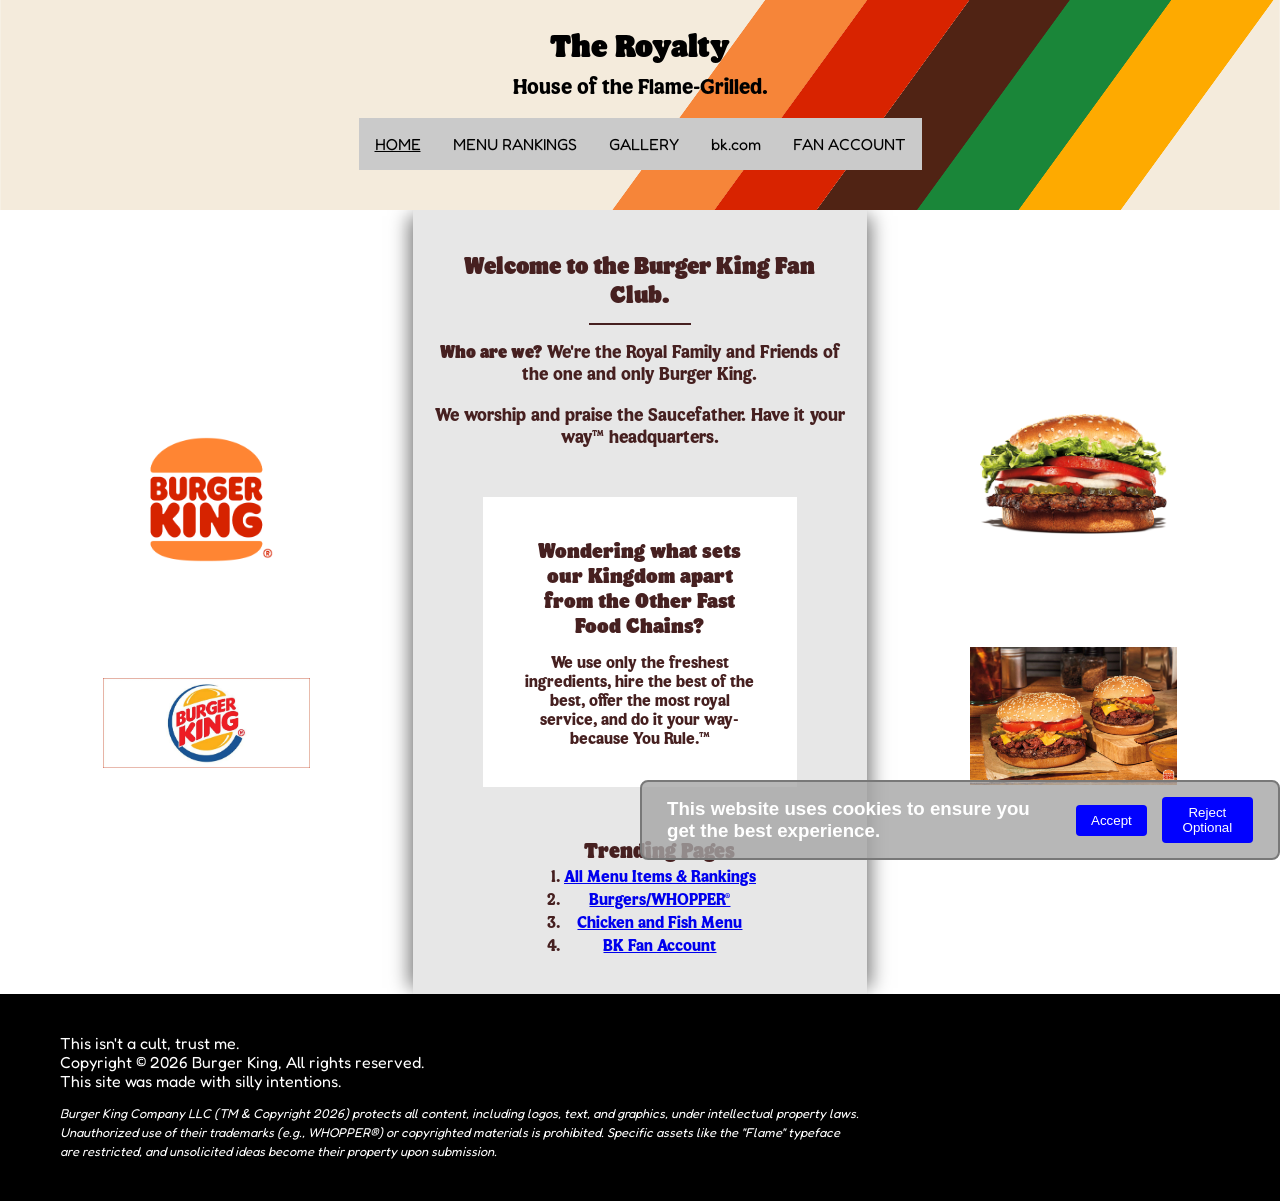
<file: index.html>
<!DOCTYPE html>
<html>
  <head>
    <title>The Royalty. Home</title>
    <script src="script.js"></script>
    <link rel="stylesheet" href="style.css">
    <link rel="stylesheet" href="function-style.css">
    <link rel="icon" type="image/x-icon" href="images/crown.png">
    <link rel="preconnect" href="https://fonts.googleapis.com">
    <link rel="preconnect" href="https://fonts.gstatic.com" crossorigin>
    <link href="https://fonts.googleapis.com/css2?family=Fredoka:wght@300..700&display=swap" rel="stylesheet">
  </head>

  <body>
    <header>
        <h1>The Royalty</h1>
        <p class="headerDisplay">House of the Flame-Grilled.</p>
        <nav>
            <div class="headerLinks">
                <a href="index.html"><u>HOME</u></a>
            </div>

            <div class="headerDropdown">
                <button class="db"><a href="rankings.html">MENU RANKINGS</a></button>
                <div class="dbContent">
                    <a href="whopper.html">BURGERS</a>
                    <a href="chicken.html">CHICKEN / FISH</a>
                    <a href="otherMenu.html">DESSERT AND SIDES</a>
                    <a href="ltMenu.html">LIMITED TIME ITEMS</a>
                </div>
            </div>

            <div class="headerLinks">
                <a href="gallery.html">GALLERY</a>
            </div>
            <div class="headerLinks">
                    <a href="https://bk.com">bk.com</a>
            </div>
            <div class="headerLinks">
                <a href="account.html">FAN ACCOUNT</a>
            </div>
        </nav>
    </header>

    <main>
        <div class="mainDivisions">
            <div class="leftHome">
                <img src="images/bk-logo1.png" alt="Burger King Logo">
                <img src="images/bkOld.jpeg" alt="Old BK logo">
            </div>
            <div class="centerHome">
                <h2>Welcome to the Burger King Fan Club.</h2>
                <hr class="shortHr">
                <p><b>Who are we?</b> We're the Royal Family and Friends of the one and only Burger King.</p>
                <br>
                <p>We worship and praise the Saucefather. Have it your way&trade; headquarters.</p>
                <dl>
                    <dt>Wondering what sets our Kingdom apart from the Other Fast Food Chains?</dt>
                    <dd>We use only the freshest ingredients, hire the best of the best, offer the most royal service, and do it your way- because You Rule.&trade;</dd>
                </dl>
                <ol><h3>Trending Pages</h3>
                    <li><a href="rankings.html">All Menu Items & Rankings</a></li>
                    <li><a href="whopper.html">Burgers/WHOPPER&reg;</a></li>
                    <li><a href="chicken.html">Chicken and Fish Menu</a></li>
                    <li><a href="account.html">BK Fan Account</a></li>
                </ol>
            </div>
            <div class="rightHome">
                <span class="extra-img-padding">
                    <img src="images/whopper.png" alt="Whopper">
                </span>
                <img src="images/whopper-brisket.jpg" alt="BBQ Brisket Whopper">
            </div>
        </div>
    </main>

    <style>
        .extra-img-padding{
            padding: 20px;
        }
    </style>

    <script>
        document.addEventListener("DOMContentLoaded", function() {
            const popUp = document.getElementById("cookiePopup");
            const acceptBtn = document.getElementById("acceptCookie");
            const denyBtn = document.getElementById("denyCookie")

            if (!localStorage.getItem("cookieAccepted")) {
                popUp.style.display = "flex";
            }

            acceptBtn.addEventListener("click", () => {
                localStorage.setItem("cookieAccepted", "true");
                popUp.style.display = "none";
            });

            if (!localStorage.getItem("denyAccepted")) {
                popUp.style.display = "flex";
            }

            denyBtn.addEventListener("click", () => {
                localStorage.setItem("cookieAccepted", "true");
                popUp.style.display = "none";
            });
        });
    </script>

    <footer>
        <p>This isn't a cult, trust me.</p>
        <p>Copyright &copy; 2026 Burger King, All rights reserved.</p>
        <p>This site was made with silly intentions.</p>
        <p class="footerInfo"><i>Burger King Company LLC (TM & Copyright 2026) protects all content, including logos, text, and graphics, under intellectual property laws. Unauthorized use of their trademarks (e.g., WHOPPER®) or copyrighted materials is prohibited. Specific assets like the "Flame" typeface are restricted, and unsolicited ideas become their property upon submission.</i></p>
    </footer>

    <div id="cookiePopup" class="cookie-banner" style="display: none;">
        <h3>This website uses cookies to ensure you get the best experience.&nbsp; </h3>
        <button id="acceptCookie">Accept</button>
        <button id="denyCookie">Reject Optional</button>
    </div>

  </body>
</html>
</file>
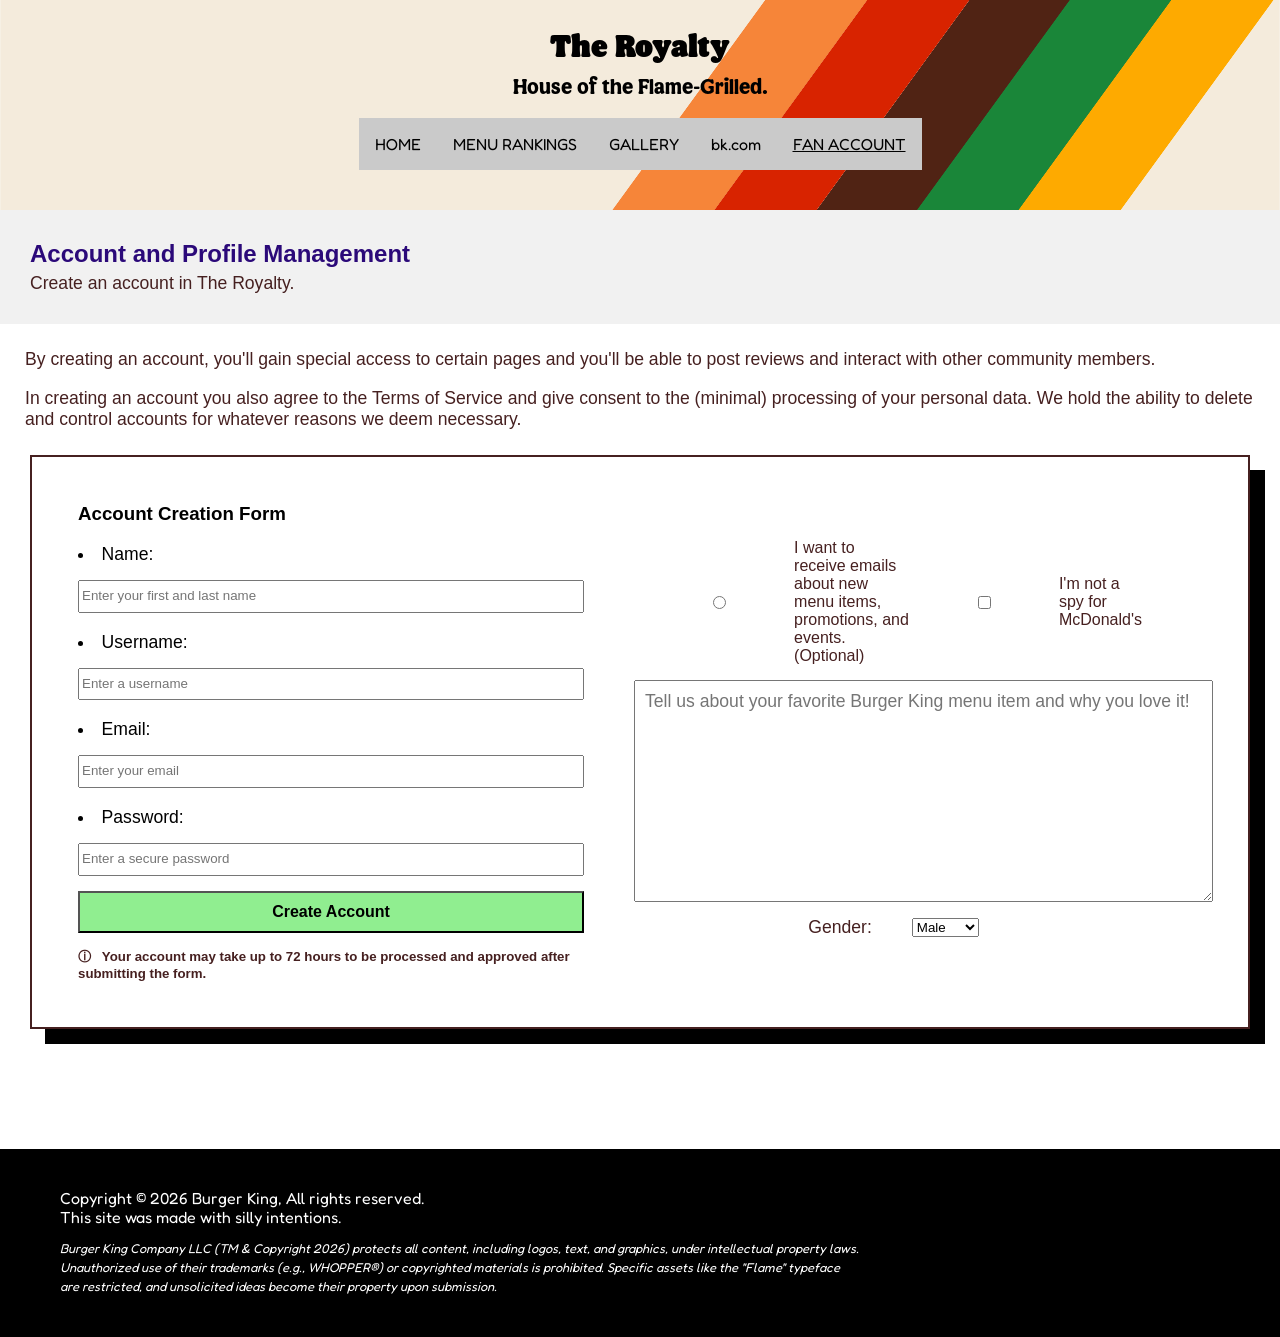
<file: account.html>
<!DOCTYPE html>
<html>
  <head>
    <title>Account</title>
    <script src="script.js"></script>
    <link rel="stylesheet" href="style.css">
    <link rel="stylesheet" href="function-style.css">
    <link rel="icon" type="image/x-icon" href="images/gear-icon.png">
    <link rel="preconnect" href="https://fonts.googleapis.com">
    <link rel="preconnect" href="https://fonts.gstatic.com" crossorigin>
    <link href="https://fonts.googleapis.com/css2?family=Fredoka:wght@300..700&display=swap" rel="stylesheet">
  </head>

  <body>
    <header>
        <h1>The Royalty</h1>
        <p class="headerDisplay">House of the Flame-Grilled.</p>
        <nav>
            <div class="headerLinks">
                <a href="index.html">HOME</a>
            </div>

            <div class="headerDropdown">
                <button class="db"><a href="rankings.html">MENU RANKINGS</a></button>
                <div class="dbContent">
                    <a href="whopper.html">BURGERS</a>
                    <a href="chicken.html">CHICKEN / FISH</a>
                    <a href="otherMenu.html">DESSERT AND SIDES</a>
                    <a href="ltMenu.html">LIMITED TIME ITEMS</a>
                </div>
            </div>

            <div class="headerLinks">
                <a href="gallery.html">GALLERY</a>
            </div>
            <div class="headerLinks">
                <a href="https://bk.com">bk.com</a>
            </div>
            <div class="headerLinks">
                <a href="account.html"><u>FAN ACCOUNT</u></a>
            </div>
        </nav>
    </header>

    <main>
        <div class="topAccount">
            <h2>Account and Profile Management</h2>
            <p>Create an account in The Royalty.</p>
        </div>
        <div class="msg">
            <p>By creating an account, you'll gain special access to certain pages and you'll be able to post reviews and interact with other community members.</p>
            <br>
            <p>In creating an account you also agree to the Terms of Service and give consent to the (minimal) processing of your personal data. We hold the ability to delete and control accounts for whatever reasons we deem necessary.</p>
        </div>
        <div class="accountForm">
            <form>
                <div class="leftForm">
                    <h3>Account Creation Form</h3>
                    <li>Name:</li>
                    <input type="text" required placeholder="Enter your first and last name">
                    <li>Username:</li>
                    <input type="text" required placeholder="Enter a username">
                    <li>Email:</li>
                    <input type="email" required placeholder="Enter your email">
                    <li>Password:</li>
                    <input type="password" id="password" name="password" required placeholder="Enter a secure password">
                    <button type="submit">Create Account</button>
                    <h5>&#9432; &nbsp; Your account may take up to 72 hours to be processed and approved after submitting the form.</h5>
                </div>
                <div class="rightForm">
                    <p><br></p>
                    <span class="emailButton">
                        <input type="radio" name="emails">
                        <label for="emails">I want to receive emails about new menu items, promotions, and events. (Optional)</label>
                        <input type="checkbox" id="terms" name="terms" required>
                        <label for="terms">I'm not a spy for McDonald's</label>
                    </span>
                    <textarea placeholder="Tell us about your favorite Burger King menu item and why you love it!" rows="10" cols="50"></textarea>
                    <span class="emailButton">
                        <p>Gender:</p>
                        <select name="gender">
                        <option value="volvo">Male</option>
                        <option value="saab">Female</option>
                        </select>
                    </span>
                </div>
            </form>
        </div>
        <div class="short-spacer"></div>
    </main>

    <style>
        .emailButton{
            display: flex;
            align-items: flex-start;
            padding-right: 60px;
            align-items: center;
        }
        .emailButton p{
            margin-right: 40px;
        }
    </style>

    <footer>
        <p>Copyright &copy; 2026 Burger King, All rights reserved.</p>
        <p>This site was made with silly intentions.</p>
        <p class="footerInfo"><i>Burger King Company LLC (TM & Copyright 2026) protects all content, including logos, text, and graphics, under intellectual property laws. Unauthorized use of their trademarks (e.g., WHOPPER®) or copyrighted materials is prohibited. Specific assets like the "Flame" typeface are restricted, and unsolicited ideas become their property upon submission.</i></p>
    </footer>
  </body>
</html>
</file>
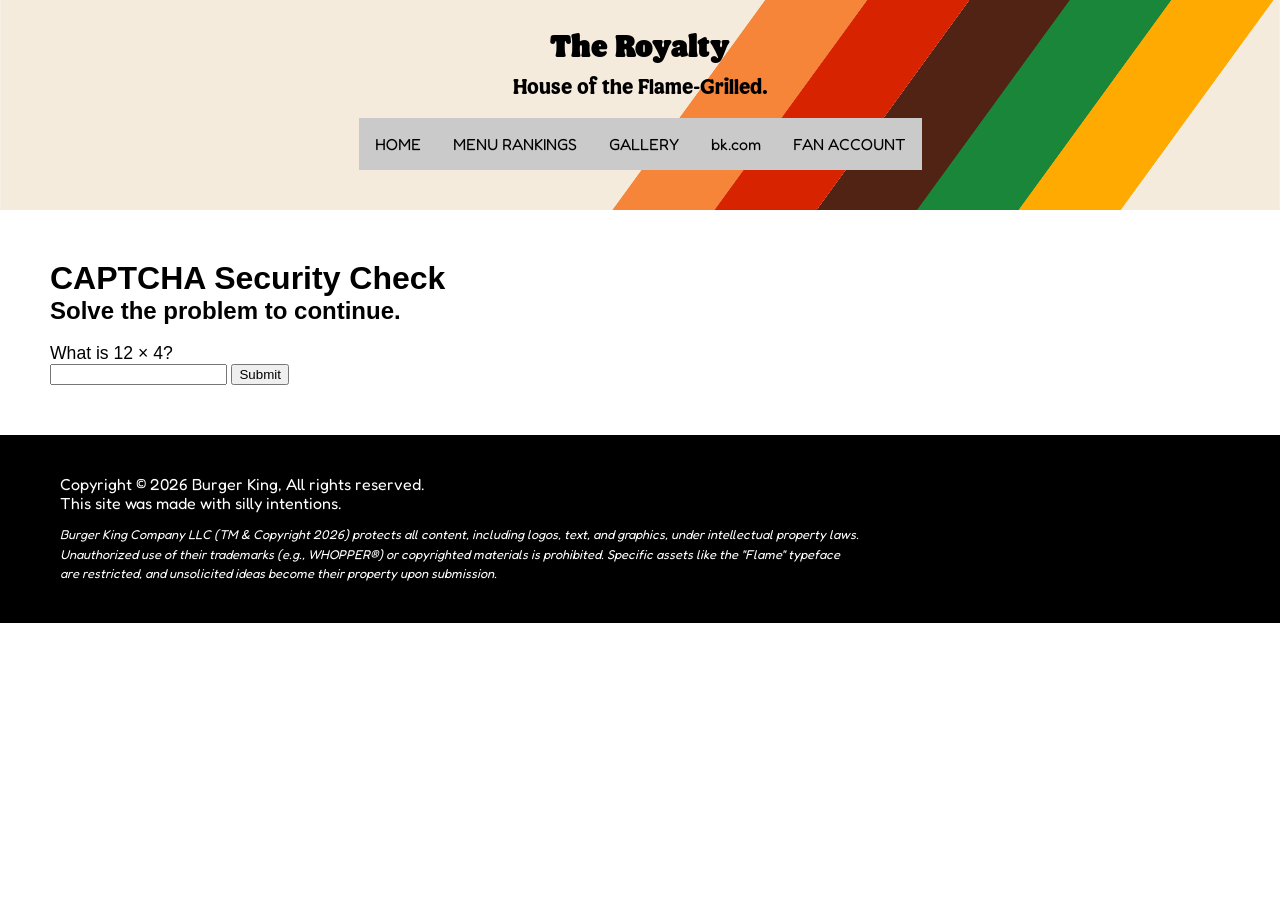
<file: captcha.html>
<!DOCTYPE html>
<html>
  <head>
    <title>CAPTCHA Check</title>
    <script src="script.js"></script>
    <link rel="stylesheet" href="style.css">
    <link rel="stylesheet" href="function-style.css">
    <link rel="icon" type="image/x-icon" href="images/gear-icon.png">
    <link rel="preconnect" href="https://fonts.googleapis.com">
    <link rel="preconnect" href="https://fonts.gstatic.com" crossorigin>
    <link href="https://fonts.googleapis.com/css2?family=Fredoka:wght@300..700&display=swap" rel="stylesheet">
  </head>

  <body>
    <header>
        <h1>The Royalty</h1>
        <p class="headerDisplay">House of the Flame-Grilled.</p>
        <nav>
            <div class="headerLinks">
                <a href="#">HOME</a>
            </div>

            <div class="headerDropdown">
                <button class="db"><a href="#">MENU RANKINGS</a></button>
                <div class="dbContent">
                    <a href="#">BURGERS</a>
                    <a href="#">CHICKEN / FISH</a>
                    <a href="#">DESSERT AND SIDES</a>
                    <a href="#">LIMITED TIME ITEMS</a>
                </div>
            </div>

            <div class="headerLinks">
                <a href="#">GALLERY</a>
            </div>
            <div class="headerLinks">
                <a href="#">bk.com</a>
            </div>
            <div class="headerLinks">
                <a href="#">FAN ACCOUNT</a>
            </div>
        </nav>
    </header>

    <main>
        <div class="cap">
            <h1>CAPTCHA Security Check</h1>
            <h2>Solve the problem to continue.</h2>
            <br>
            <div class="problem">
                <p>What is&nbsp;</p>
                <p id="n1"></p>
                <p>&nbsp;&times;&nbsp;</p>
                <p id="n2"></p>
                <p>?</p>
            </div>
            <input id="answer" type="number">
            <input type="submit" onclick="enter()">
            <p id="msg"></p>
        </div>
    </main>

    <footer>
        <p>Copyright &copy; 2026 Burger King, All rights reserved.</p>
        <p>This site was made with silly intentions.</p>
        <p class="footerInfo"><i>Burger King Company LLC (TM & Copyright 2026) protects all content, including logos, text, and graphics, under intellectual property laws. Unauthorized use of their trademarks (e.g., WHOPPER®) or copyrighted materials is prohibited. Specific assets like the "Flame" typeface are restricted, and unsolicited ideas become their property upon submission.</i></p>
    </footer>
    <script src="captcha.js"></script>
  </body>
</html>
</file>
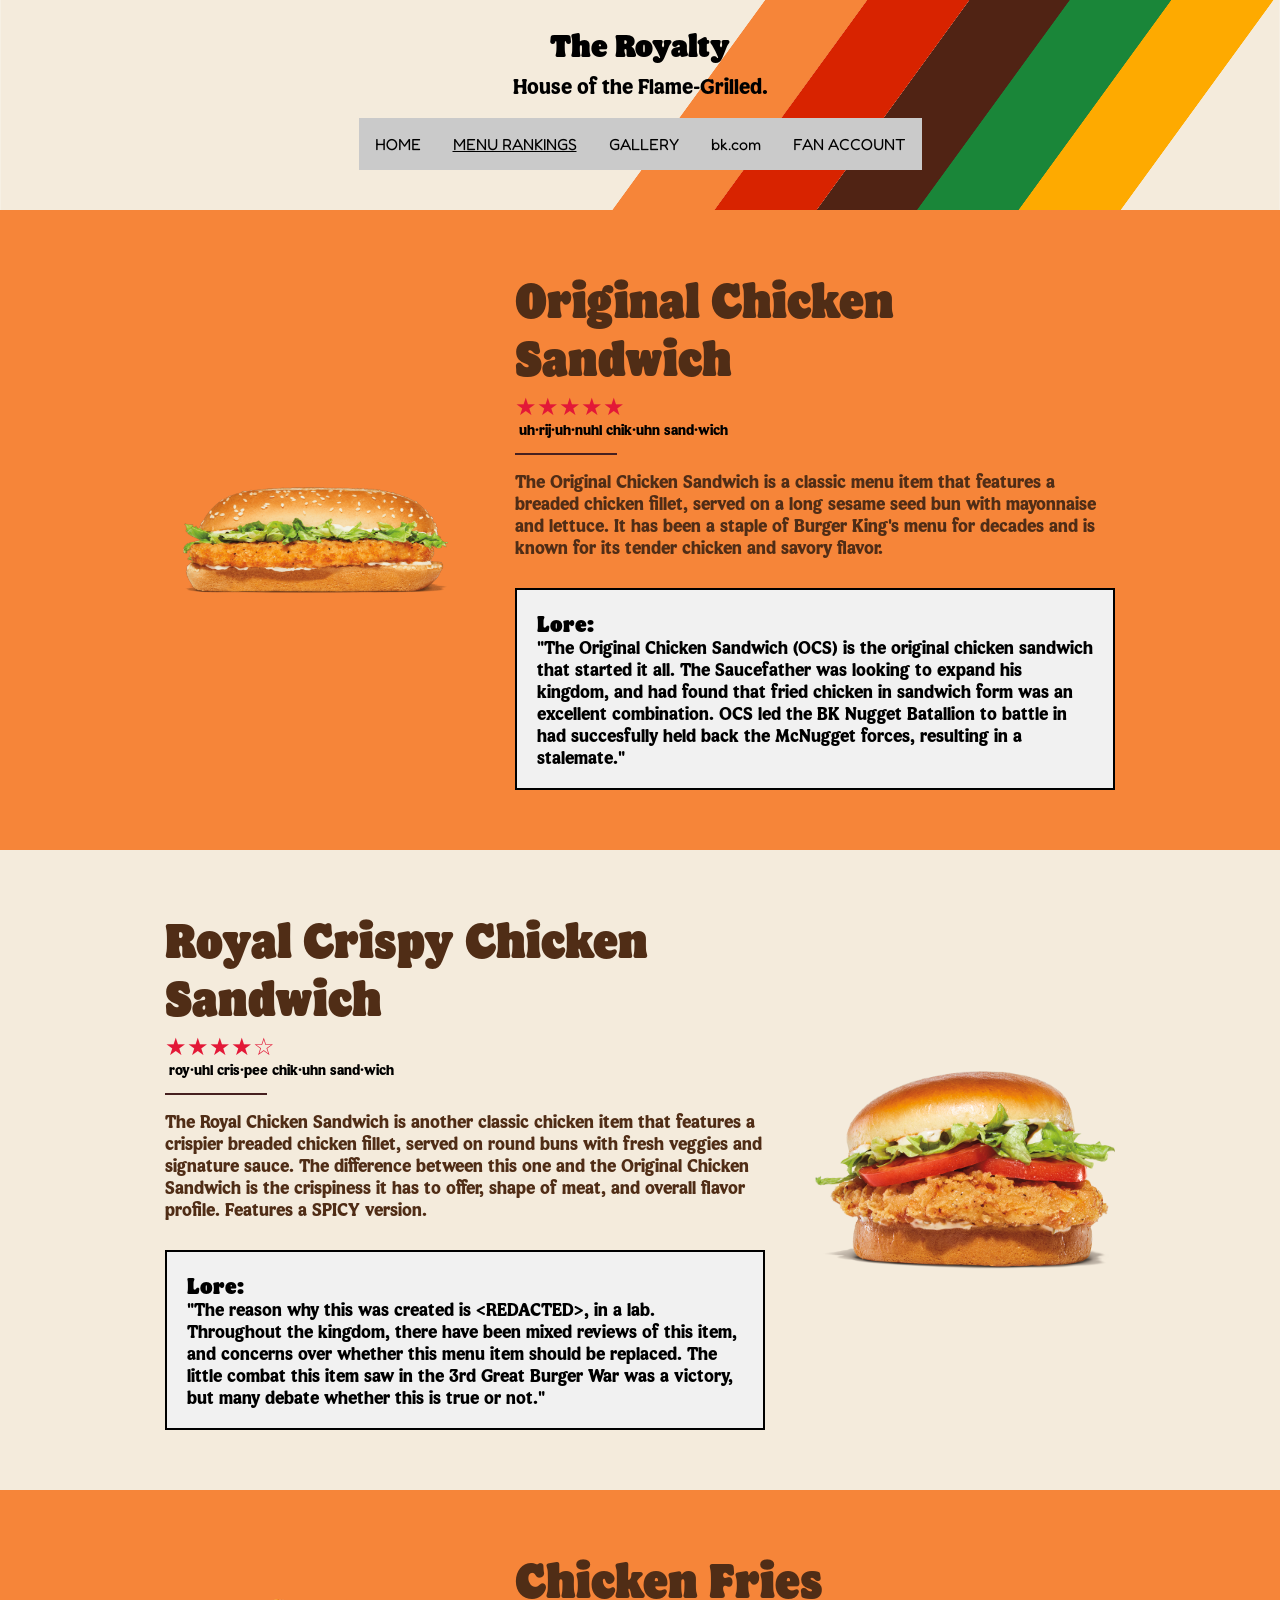
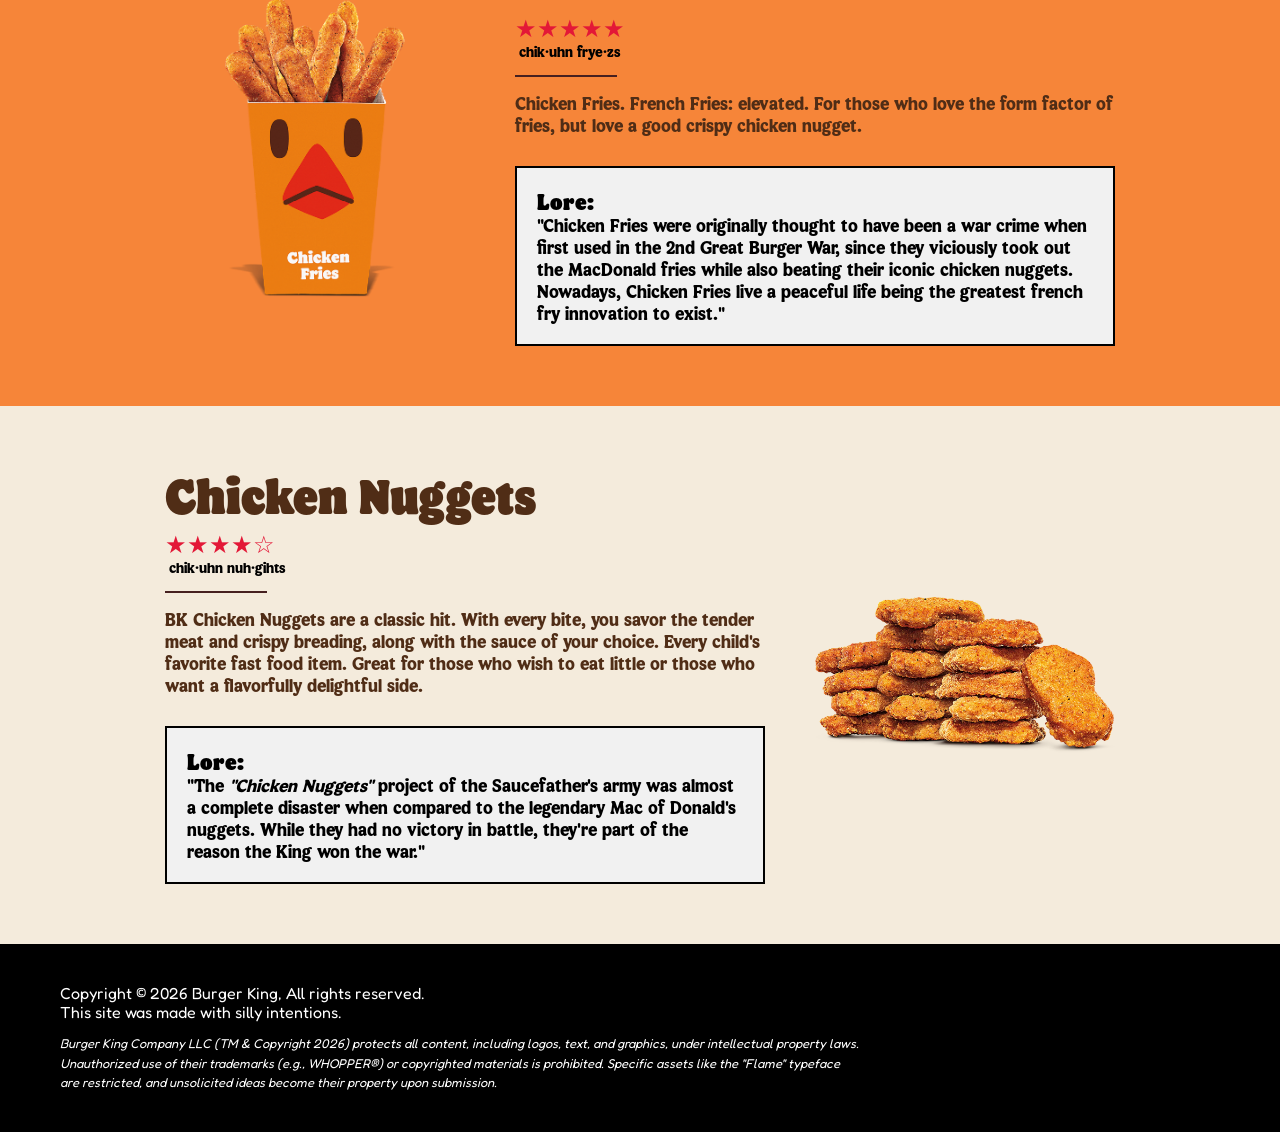
<file: chicken.html>
<!DOCTYPE html>
<html>
  <head>
    <title>Chicken</title>
    <script src="script.js"></script>
    <link rel="stylesheet" href="style.css">
    <link rel="stylesheet" href="function-style.css">
    <link rel="icon" type="image/x-icon" href="images/burger1.png">
    <link rel="preconnect" href="https://fonts.googleapis.com">
    <link rel="preconnect" href="https://fonts.gstatic.com" crossorigin>
    <link href="https://fonts.googleapis.com/css2?family=Fredoka:wght@300..700&display=swap" rel="stylesheet">
  </head>

  <body>
    <header>
        <h1>The Royalty</h1>
        <p class="headerDisplay">House of the Flame-Grilled.</p>
        <nav>
            <div class="headerLinks">
                <a href="index.html">HOME</a>
            </div>

            <div class="headerDropdown">
                <button class="db"><a href="rankings.html"><u>MENU RANKINGS</u></a></button>
                <div class="dbContent">
                    <a href="whopper.html">BURGERS</a>
                    <a href="chicken.html"><u>CHICKEN / FISH</u></a>
                    <a href="otherMenu.html">DESSERT AND SIDES</a>
                    <a href="ltMenu.html">LIMITED TIME ITEMS</a>
                </div>
            </div>

            <div class="headerLinks">
                <a href="gallery.html">GALLERY</a>
            </div>
            <div class="headerLinks">
                <a href="https://bk.com">bk.com</a>
            </div>
            <div class="headerLinks">
                <a href="account.html">FAN ACCOUNT</a>
            </div>
        </nav>
    </header>

    <main>
        
    </main>

    <footer>
        <p>Copyright &copy; 2026 Burger King, All rights reserved.</p>
        <p>This site was made with silly intentions.</p>
        <p class="footerInfo"><i>Burger King Company LLC (TM & Copyright 2026) protects all content, including logos, text, and graphics, under intellectual property laws. Unauthorized use of their trademarks (e.g., WHOPPER®) or copyrighted materials is prohibited. Specific assets like the "Flame" typeface are restricted, and unsolicited ideas become their property upon submission.</i></p>
    </footer>
  </body>
</html>
</file>
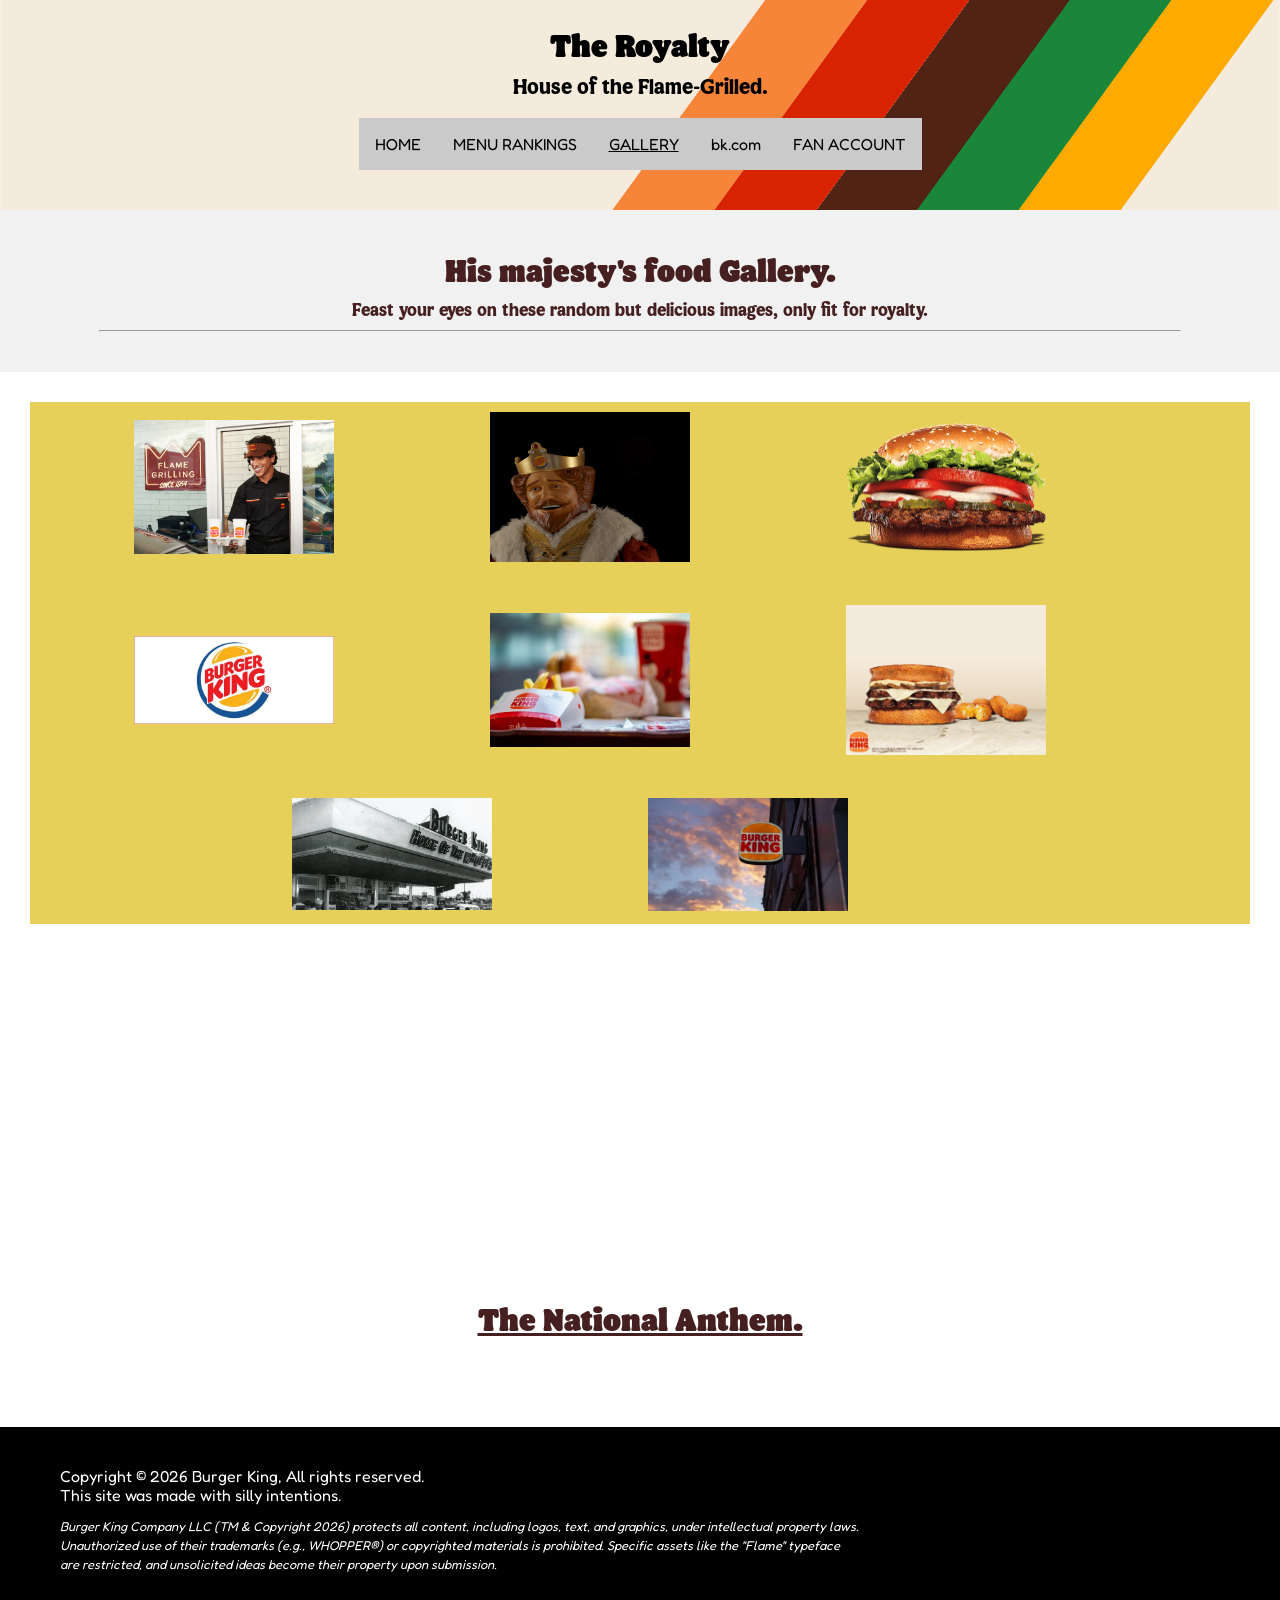
<file: gallery.html>
<!DOCTYPE html>
<html>
  <head>
    <title>Gallery</title>
    <script src="script.js"></script>
    <link rel="stylesheet" href="style.css">
    <link rel="stylesheet" href="function-style.css">
    <link rel="icon" type="image/x-icon" href="images/image.png">
    <link rel="preconnect" href="https://fonts.googleapis.com">
    <link rel="preconnect" href="https://fonts.gstatic.com" crossorigin>
    <link href="https://fonts.googleapis.com/css2?family=Fredoka:wght@300..700&display=swap" rel="stylesheet">
  </head>

  <body>
    <header>
        <h1>The Royalty</h1>
        <p class="headerDisplay">House of the Flame-Grilled.</p>
        <nav>
            <div class="headerLinks">
                <a href="index.html">HOME</a>
            </div>

            <div class="headerDropdown">
                <button class="db"><a href="rankings.html">MENU RANKINGS</a></button>
                <div class="dbContent">
                    <a href="whopper.html">BURGERS</a>
                    <a href="chicken.html">CHICKEN / FISH</a>
                    <a href="otherMenu.html">DESSERT AND SIDES</a>
                    <a href="ltMenu.html">LIMITED TIME ITEMS</a>
                </div>
            </div>

            <div class="headerLinks">
                <a href="gallery.html"><u>GALLERY</u></a>
            </div>
            <div class="headerLinks">
                <a href="https://bk.com">bk.com</a>
            </div>
            <div class="headerLinks">
                <a href="account.html">FAN ACCOUNT</a>
            </div>
        </nav>
    </header>

    <main>
        <div class="intro">
            <h1>His majesty's food Gallery.</h1>
            <p>Feast your eyes on these random but delicious images, only fit for royalty.</p>
            <hr>
        </div>
        <div class="lightbox-ext">
            <div class="row">
            <div class="column">
                <img src="images/service.jpg" onclick="openModal();currentSlide(1)">
            </div>
            <div class="column">
                <img src="images/king.gif" onclick="openModal();currentSlide(2)">
            </div>
            <div class="column">
                <img src="images/whopper.png" onclick="openModal();currentSlide(3)">
            </div>
            <div class="column">
                <img src="images/bkOld.jpeg" onclick="openModal();currentSlide(4)">
            </div>
            <div class="column">
                <img src="images/food.webp" onclick="openModal();currentSlide(5)">
            </div>
            <div class="column">
                <img src="images/melt.png" onclick="openModal();currentSlide(6)">
            </div>
            <div class="column">
                <img src="images/origin.webp" onclick="openModal();currentSlide(7)">
            </div>
            <div class="column">
                <img src="images/sign.webp" onclick="openModal();currentSlide(8)">
            </div>
            </div>

            <div id="lightbox" class="modal">
            <span class="close cursor" onclick="closeModal()">&times;</span>
            <div class="modal-content">

                <div class="slide">
                    <img src="images/service.jpg" style="width:100%">
                    <div class="caption">The Legendary service BK employees offer.</div>
                </div>

                <div class="slide">
                    <img src="images/king.gif" style="width:70%">
                    <div class="caption">The mysterious and wonderful king, artists' recreation.</div>
                </div>

                <div class="slide">
                    <img src="images/whopper.png" style="width:100%">
                    <div class="caption">The best burger in the land.</div>
                </div>

                <div class="slide">
                    <img src="images/bkOld.jpeg" style="width:100%">
                    <div class="caption">The nostalgic, previous Burger King logo</div>  
                </div>

                <div class="slide">
                    <img src="images/food.webp" style="width:100%">
                    <div class="caption">A meal. Just a meal.</div>  
                </div>

                <div class="slide">
                    <img src="images/melt.png" style="width:100%">
                    <div class="caption">The infamous swiss cheese and mushroom melt.</div>  
                </div>

                <div class="slide">
                    <img src="images/origin.webp" style="width:100%">
                    <div class="caption">The first Burger King store, opened on July 23rd, 1953; in Jacksonville, Florida.</div>  
                </div>

                <div class="slide">
                    <img src="images/sign.webp" style="width:100%">
                    <div class="caption">A sign?!</div>  
                </div>

                <a class="prev" onclick="plusSlides(-1)">&#10094;</a>
                <a class="next" onclick="plusSlides(1)">&#10095;</a>
            </div>

            <div class="modal-thumbnails">
                <img class="small" src="images/service.jpg" onclick="currentSlide(1)">
                <img class="small" src="images/king.gif" onclick="currentSlide(2)">
                <img class="small" src="images/whopper.png" onclick="currentSlide(3)">
                <img class="small" src="images/bkOld.jpeg" onclick="currentSlide(4)">
                <img class="small" src="images/food.webp" onclick="currentSlide(5)">
                <img class="small" src="images/melt.png" onclick="currentSlide(6)">
                <img class="small" src="images/origin.webp" onclick="currentSlide(7)">
                <img class="small" src="images/sign.webp" onclick="currentSlide(8)">
            </div>
            </div>
        </div>
        <div class="centered">
            <iframe width="560" height="315" src="https://www.youtube.com/embed/9cPxh2DikIA?si=oimQKzRHLTl11WmB" title="YouTube video player" frameborder="0" allow="accelerometer; autoplay; clipboard-write; encrypted-media; gyroscope; picture-in-picture; web-share" referrerpolicy="strict-origin-when-cross-origin" allowfullscreen></iframe>
            <h1><u>The National Anthem.</u></h2>
        </div>    
    </main>

    <footer>
        <p>Copyright &copy; 2026 Burger King, All rights reserved.</p>
        <p>This site was made with silly intentions.</p>
        <p class="footerInfo"><i>Burger King Company LLC (TM & Copyright 2026) protects all content, including logos, text, and graphics, under intellectual property laws. Unauthorized use of their trademarks (e.g., WHOPPER®) or copyrighted materials is prohibited. Specific assets like the "Flame" typeface are restricted, and unsolicited ideas become their property upon submission.</i></p>
    </footer>
  </body>
</html>
</file>
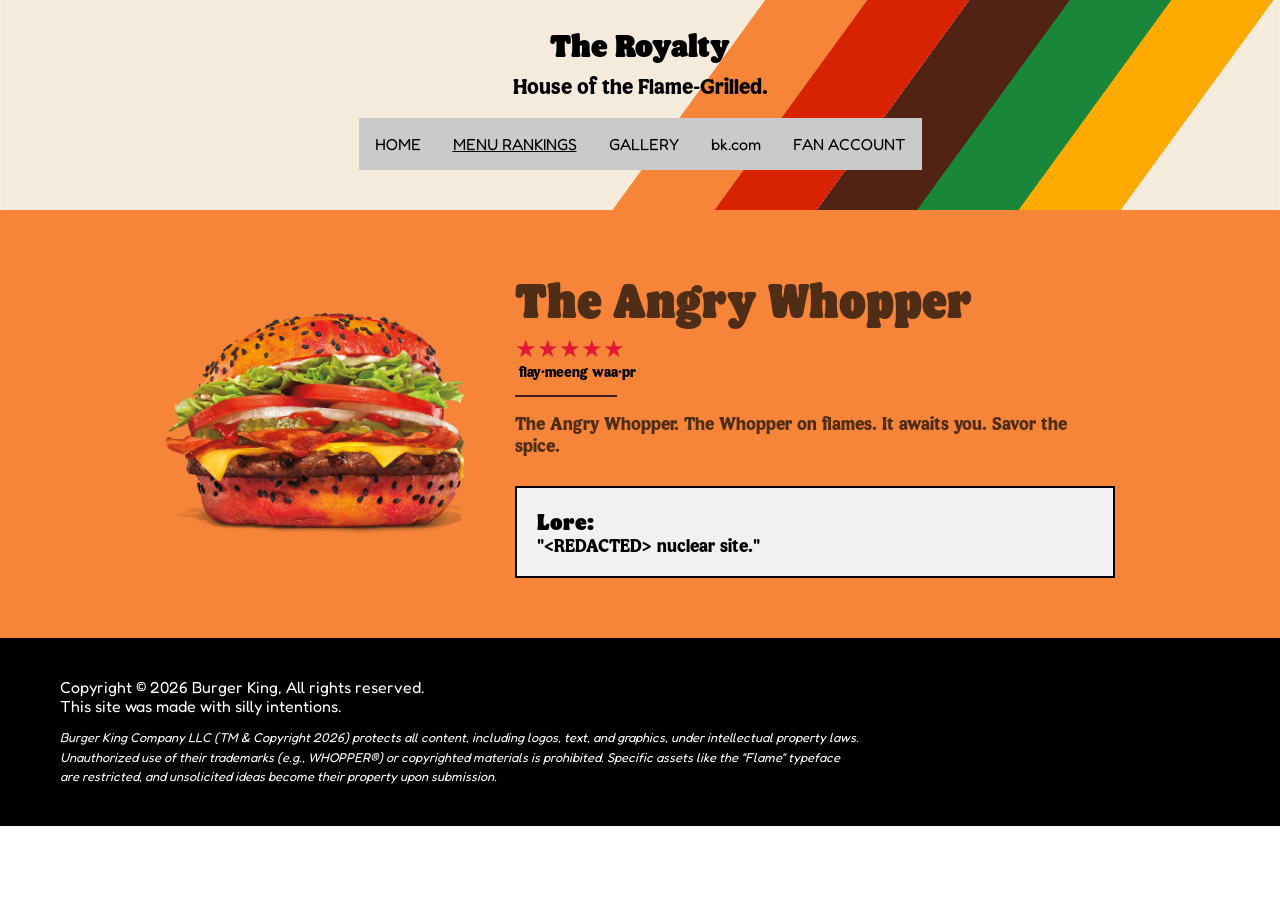
<file: ltMenu.html>
<!DOCTYPE html>
<html>
  <head>
    <title>Limited Time Menu</title>
    <script src="script.js"></script>
    <link rel="stylesheet" href="style.css">
    <link rel="stylesheet" href="function-style.css">
    <link rel="icon" type="image/x-icon" href="images/burger1.png">
    <link rel="preconnect" href="https://fonts.googleapis.com">
    <link rel="preconnect" href="https://fonts.gstatic.com" crossorigin>
    <link href="https://fonts.googleapis.com/css2?family=Fredoka:wght@300..700&display=swap" rel="stylesheet">
  </head>

  <body>
    <header>
        <h1>The Royalty</h1>
        <p class="headerDisplay">House of the Flame-Grilled.</p>
        <nav>
            <div class="headerLinks">
                <a href="index.html">HOME</a>
            </div>

            <div class="headerDropdown">
                <button class="db"><a href="rankings.html"><u>MENU RANKINGS</u></a></button>
                <div class="dbContent">
                    <a href="whopper.html">BURGERS</a>
                    <a href="chicken.html">CHICKEN / FISH</a>
                    <a href="otherMenu.html">DESSERT AND SIDES</a>
                    <a href="ltMenu.html"><u>LIMITED TIME ITEMS</u></a>
                </div>
            </div>

            <div class="headerLinks">
                <a href="gallery.html">GALLERY</a>
            </div>
            <div class="headerLinks">
                <a href="https://bk.com">bk.com</a>
            </div>
            <div class="headerLinks">
                <a href="account.html">FAN ACCOUNT</a>
            </div>
        </nav>
    </header>

    <main>
        
    </main>

    <footer>
        <p>Copyright &copy; 2026 Burger King, All rights reserved.</p>
        <p>This site was made with silly intentions.</p>
        <p class="footerInfo"><i>Burger King Company LLC (TM & Copyright 2026) protects all content, including logos, text, and graphics, under intellectual property laws. Unauthorized use of their trademarks (e.g., WHOPPER®) or copyrighted materials is prohibited. Specific assets like the "Flame" typeface are restricted, and unsolicited ideas become their property upon submission.</i></p>
    </footer>
  </body>
</html>
</file>
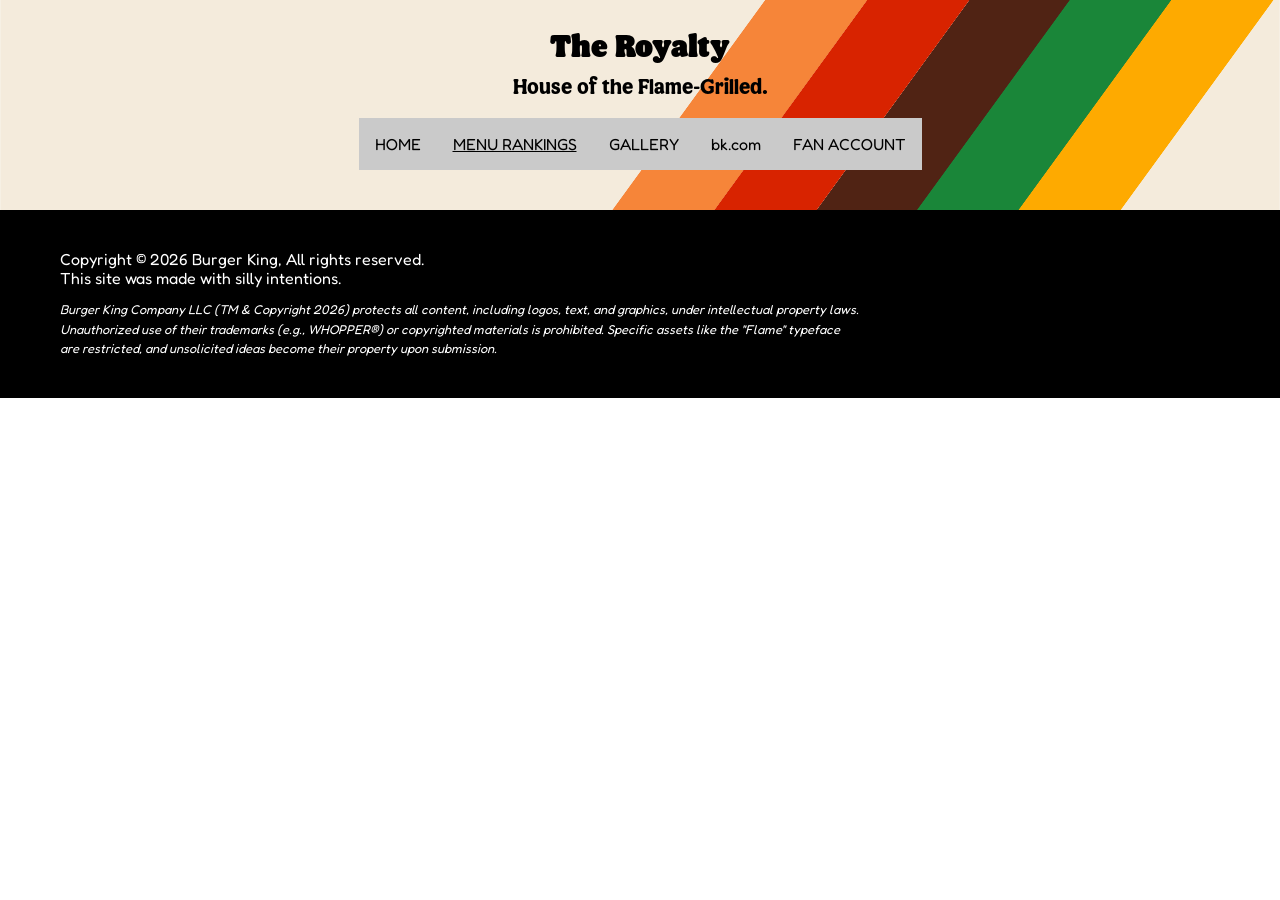
<file: otherMenu.html>
<!DOCTYPE html>
<html>
  <head>
    <title>Desserts</title>
    <script src="script.js"></script>
    <link rel="stylesheet" href="style.css">
    <link rel="stylesheet" href="function-style.css">
    <link rel="icon" type="image/x-icon" href="images/burger1.png">
    <link rel="preconnect" href="https://fonts.googleapis.com">
    <link rel="preconnect" href="https://fonts.gstatic.com" crossorigin>
    <link href="https://fonts.googleapis.com/css2?family=Fredoka:wght@300..700&display=swap" rel="stylesheet">
  </head>

  <body>
    <header>
        <h1>The Royalty</h1>
        <p class="headerDisplay">House of the Flame-Grilled.</p>
        <nav>
            <div class="headerLinks">
                <a href="index.html">HOME</a>
            </div>

            <div class="headerDropdown">
                <button class="db"><a href="rankings.html"><u>MENU RANKINGS</u></a></button>
                <div class="dbContent">
                    <a href="whopper.html">BURGERS</a>
                    <a href="chicken.html">CHICKEN / FISH</a>
                    <a href="otherMenu.html"><u>DESSERT AND SIDES</u></a>
                    <a href="ltMenu.html">LIMITED TIME ITEMS</a>
                </div>
            </div>

            <div class="headerLinks">
                <a href="gallery.html">GALLERY</a>
            </div>
            <div class="headerLinks">
                <a href="https://bk.com">bk.com</a>
            </div>
            <div class="headerLinks">
                <a href="account.html">FAN ACCOUNT</a>
            </div>
        </nav>
    </header>

    <main>
        
    </main>

    <footer>
        <p>Copyright &copy; 2026 Burger King, All rights reserved.</p>
        <p>This site was made with silly intentions.</p>
        <p class="footerInfo"><i>Burger King Company LLC (TM & Copyright 2026) protects all content, including logos, text, and graphics, under intellectual property laws. Unauthorized use of their trademarks (e.g., WHOPPER®) or copyrighted materials is prohibited. Specific assets like the "Flame" typeface are restricted, and unsolicited ideas become their property upon submission.</i></p>
    </footer>
  </body>
</html>
</file>
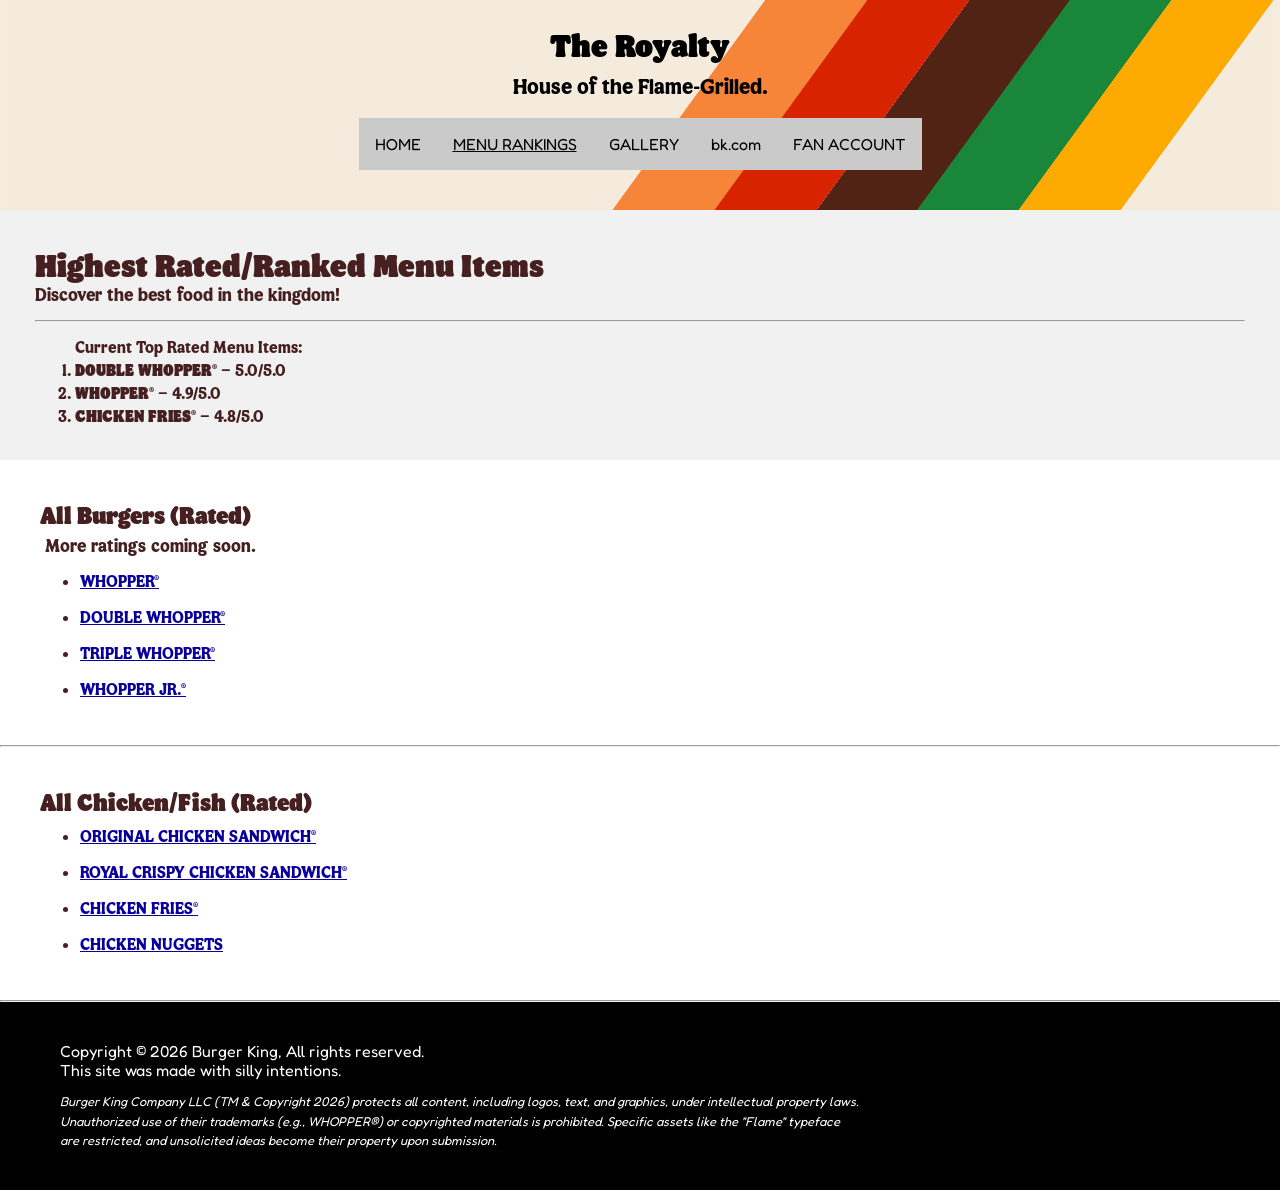
<file: rankings.html>
<!DOCTYPE html>
<html>
  <head>
    <title>The Rankings</title>
    <script src="script.js"></script>
    <link rel="stylesheet" href="style.css">
    <link rel="stylesheet" href="function-style.css">
    <link rel="icon" type="image/x-icon" href="images/crown.png">
    <link rel="preconnect" href="https://fonts.googleapis.com">
    <link rel="preconnect" href="https://fonts.gstatic.com" crossorigin>
    <link href="https://fonts.googleapis.com/css2?family=Fredoka:wght@300..700&display=swap" rel="stylesheet">
  </head>

  <body>
    <header>
        <h1>The Royalty</h1>
        <p class="headerDisplay">House of the Flame-Grilled.</p>
        <nav>
            <div class="headerLinks">
                <a href="index.html">HOME</a>
            </div>

            <div class="headerDropdown">
                <button class="db"><a href="rankings.html"><u>MENU RANKINGS</u></a></button>
                <div class="dbContent">
                    <a href="whopper.html">BURGERS</a>
                    <a href="chicken.html">CHICKEN / FISH</a>
                    <a href="otherMenu.html">DESSERT AND SIDES</a>
                    <a href="ltMenu.html">LIMITED TIME ITEMS</a>
                </div>
            </div>

            <div class="headerLinks">
                <a href="gallery.html">GALLERY</a>
            </div>
            <div class="headerLinks">
                <a href="https://bk.com">bk.com</a>
            </div>
            <div class="headerLinks">
                <a href="account.html">FAN ACCOUNT</a>
            </div>
        </nav>
    </header>

    <main>
        <div class="descRank">
            <h1>Highest Rated/Ranked Menu Items</h1>
            <p>Discover the best food in the kingdom!</p>
            <hr>
            <ol>Current Top Rated Menu Items:
                <li><b>DOUBLE WHOPPER®</b> &minus; 5.0/5.0</li>
                <li><b>WHOPPER®</b> &minus; 4.9/5.0</li>
                <li><b>CHICKEN FRIES®</b> &minus; 4.8/5.0</li>
            </ol>
        </div>

        <div class="allItems">
            <h2>All Burgers (Rated)</h2>
            <p>More ratings coming soon.</p>
            <ul>
                <li><a href="whopper.html#whopper">WHOPPER®</a></li>
                <li><a href="whopper.html#double">DOUBLE WHOPPER®</a></li>
                <li><a href="whopper.html#triple">TRIPLE WHOPPER®</a></li>
                <li><a href="whopper.html#jr">WHOPPER JR.®</a></li>
            </ul>
        </div>
        <hr>
        <div class="allItems">
            <h2>All Chicken/Fish (Rated)</h2>
            <ul>
                <li><a href="chicken.html#ocs">ORIGINAL CHICKEN SANDWICH®</a></li>
                <li><a href="chicken.html#royal">ROYAL CRISPY CHICKEN SANDWICH®</a></li>
                <li><a href="chicken.html#chknFries">CHICKEN FRIES®</a></li>
                <li><a href="chicken.html#nuggets">CHICKEN NUGGETS</a></li>
            </ul>
        </div>
        <hr>
    </main>

    <footer>
        <p>Copyright &copy; 2026 Burger King, All rights reserved.</p>
        <p>This site was made with silly intentions.</p>
        <p class="footerInfo"><i>Burger King Company LLC (TM & Copyright 2026) protects all content, including logos, text, and graphics, under intellectual property laws. Unauthorized use of their trademarks (e.g., WHOPPER®) or copyrighted materials is prohibited. Specific assets like the "Flame" typeface are restricted, and unsolicited ideas become their property upon submission.</i></p>
    </footer>
  </body>
</html>
</file>
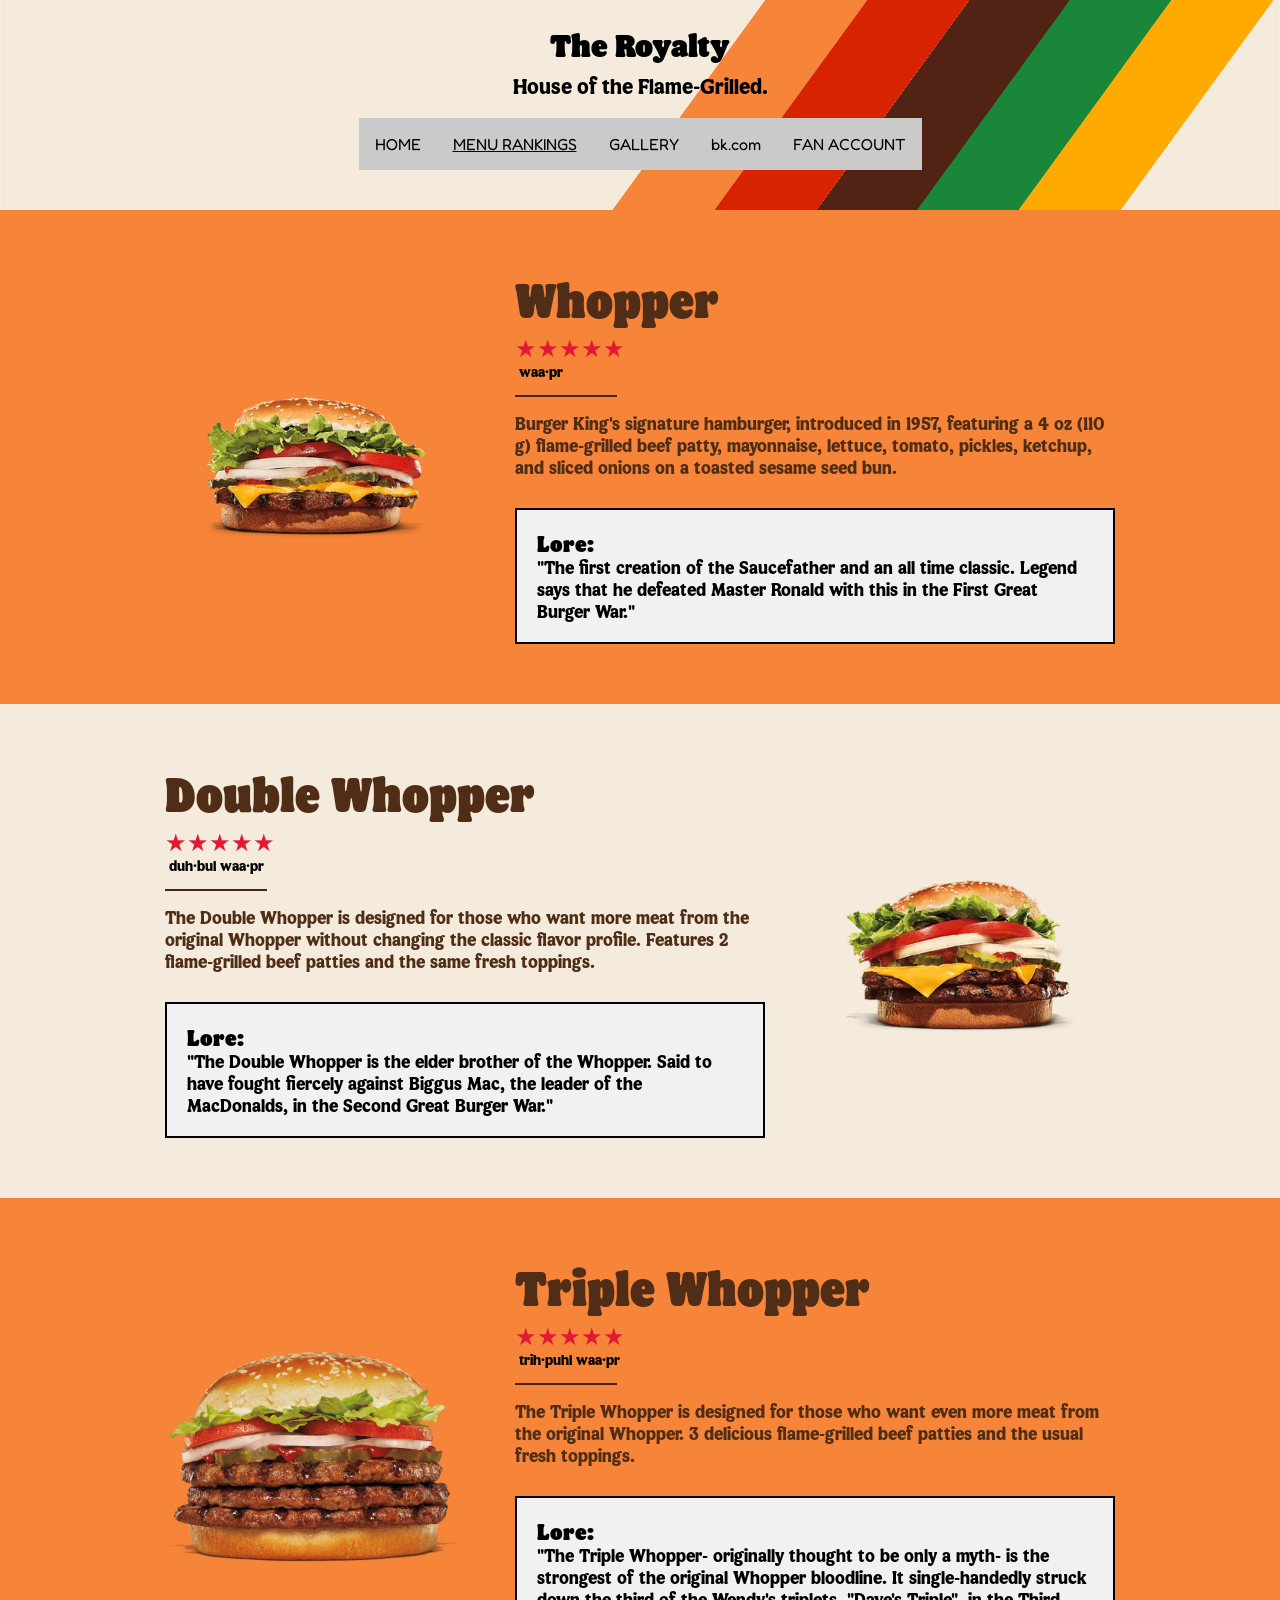
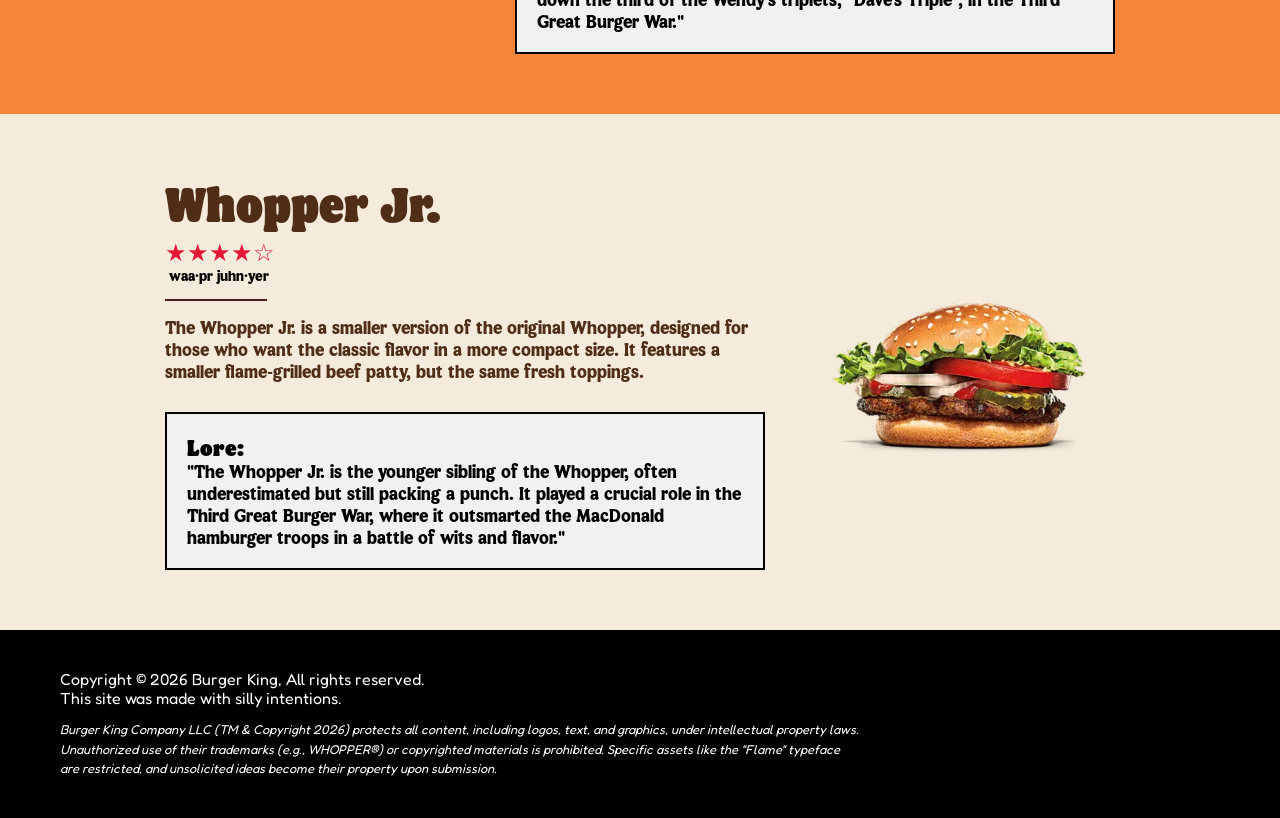
<file: whopper.html>
<!DOCTYPE html>
<html>
  <head>
    <title>Whoppers</title>
    <script src="script.js"></script>
    <link rel="stylesheet" href="style.css">
    <link rel="stylesheet" href="function-style.css">
    <link rel="icon" type="image/x-icon" href="images/burger1.png">
    <link rel="preconnect" href="https://fonts.googleapis.com">
    <link rel="preconnect" href="https://fonts.gstatic.com" crossorigin>
    <link href="https://fonts.googleapis.com/css2?family=Fredoka:wght@300..700&display=swap" rel="stylesheet">
  </head>

  <body>
    <header>
        <h1>The Royalty</h1>
        <p class="headerDisplay">House of the Flame-Grilled.</p>
        <nav>
            <div class="headerLinks">
                <a href="index.html">HOME</a>
            </div>

            <div class="headerDropdown">
                <button class="db"><a href="rankings.html"><u>MENU RANKINGS</u></a></button>
                <div class="dbContent">
                    <a href="whopper.html"><u>BURGERS</u></a>
                    <a href="chicken.html">CHICKEN / FISH</a>
                    <a href="otherMenu.html">DESSERT AND SIDES</a>
                    <a href="ltMenu.html">LIMITED TIME ITEMS</a>
                </div>
            </div>

            <div class="headerLinks">
                <a href="gallery.html">GALLERY</a>
            </div>
            <div class="headerLinks">
                <a href="https://bk.com">bk.com</a>
            </div>
            <div class="headerLinks">
                <a href="account.html">FAN ACCOUNT</a>
            </div>
        </nav>
    </header>

    <main>
        
    </main>

    <footer>
        <p>Copyright &copy; 2026 Burger King, All rights reserved.</p>
        <p>This site was made with silly intentions.</p>
        <p class="footerInfo"><i>Burger King Company LLC (TM & Copyright 2026) protects all content, including logos, text, and graphics, under intellectual property laws. Unauthorized use of their trademarks (e.g., WHOPPER®) or copyrighted materials is prohibited. Specific assets like the "Flame" typeface are restricted, and unsolicited ideas become their property upon submission.</i></p>
    </footer>
  </body>
</html>
</file>
<file: style.css>
*{
    margin: 0;
    scroll-behavior: smooth;
}

a:hover{
    cursor: url("images/spatula.png"), auto;
}

@keyframes popIn{
  0% {
    opacity: .2;
    transform: scale(0.4);
  }
  100% {
    opacity: 1;
    transform: scale(1);
  }
}

@keyframes slideUp {
  from {
    transform: translateY(100px);
    opacity: 0;
  }
  to {
    transform: translateY(0);
    opacity: 1;
  }
}


header{
    display: flex;
    flex-direction: column;
    align-items: center;
    padding: 20px;
    gap: 10px;
    background-color: #f1f1f1;
    background-image: url("images/bkBackSVG.svg");
    background-repeat: no-repeat;
    background-position: center;
    background-size: cover;
    min-height: 170px;
}

header h1{
    margin-top: 5px;
    font-family: "Flame", sans-serif;
    font-size: 32px;
}

nav{
    display: flex;
    flex-direction: row;
    align-items: center;
    margin-top: 10px;
}

.headerDisplay{
    font-family: "Flame", sans-serif;
    font-size: 21px;
}

main{
    font-family: "Flame", sans-serif;
    color: rgb(70, 32, 32)
}

main p{
    font-size: 1.1em;
}

.shortHr{
    width: 100px;
    margin: 15px 0;
    border: 1px solid rgb(70, 32, 32);
}

.mainDivisions{
    display: flex;
    flex-direction: row;
    width: 100%;
    align-items: stretch;
}

.mainDivisions img{
    min-width: 35%;
    max-width: 50%;
    padding-bottom: 90px;
    animation: slideUp 1s ease-in-out
}

.centerHome{
    background-color: #e7e7e7;
    padding: 40px 20px;
    box-shadow: 10px 0 18px -6px rgba(0, 0, 0, 0.5),
    -10px 0 18px -6px rgba(0, 0, 0, 0.5);
    clip-path: inset(0px -50px 0px -50px);
    z-index: 1;
}

.centerHome h3{
    font-size: 21px;
}

.centerHome, .rightHome, .leftHome{
    flex: 1;
    display: flex;
    justify-content: center;
    flex-direction: column;
    align-items: center;
    text-align: center;
}

.rightHome, .leftHome{
    padding-top: 65px;
}

footer{
    background-color: black;
    color: white;
    padding: 40px 60px;
    font-family: "Fredoka", sans-serif;
    line-height: 1.2em;
}

.footerInfo{
    font-size: 0.8em;
    margin-top: 12px;
    max-width: 800px;
}

.topAccount{
    font-family:'Segoe UI', Tahoma, Geneva, Verdana, sans-serif;
    padding: 30px;
    background-color: #f1f1f1;
}

.topAccount h2{
    color: rgb(43, 9, 121);
    padding-bottom: 5px;
}

.accountForm{
    display: flex;
    flex-direction: row;
    gap: 15px;
    padding: 0 30px;
    font-family: 'Segoe UI', Tahoma, Geneva, Verdana, sans-serif;
}

.leftForm{
    flex: 1;
    display: flex;
    flex-direction: column;
    gap: 15px;
    padding: 23px;
}

.rightForm{
    flex: 1;
    display: flex;
    flex-direction: column;
    align-items: center;
    gap: 15px;
    padding: 23px;
}

.rightForm textarea{
    min-width: 100%;
    max-width: 100%;
    min-height: 200px;
    max-height: 200px;
    padding: 10px;
    font-family: Arial, Helvetica, sans-serif;
    font-size: 1.1em;
}

form{
    display: flex;
    flex-direction: row;
    gap: 15px;
    padding: 23px;
    border: 2px solid;
    box-shadow: 15px 15px black;
    width: 1300px;
}

form input, form button{
    min-width: 30%;
    max-width: 600px;
}

form button{
    padding: 10px;
    font-weight: bold;
    background-color: lightgreen;
    font-size: 16px;
}

form button:hover{
    background-color: rgb(0, 171, 0);
}

form button:active{
    background-color: darkslategray;
}

form input{
    line-height: 200%;
}

form li, form h6, form h3{color: black;}
.short-spacer{height: 120px;}
form li{font-size: 1.1em;}

.msg{
    font-family: 'Segoe UI', Tahoma, Geneva, Verdana, sans-serif;
    margin: 25px;
}

.descRank{
    padding: 35px;
    background-color: #f1f1f1;
}

.descRank hr{
    margin: 15px 0;
}

li{
    margin-top: 4px;
}

.allItems{
    padding: 40px;
    display: flex;
    flex-direction: column;
}   

.allItems a{
    line-height: 2em;
    color: rgb(10, 0, 155);
}

.allItems p{
    margin: 5px;
}

.intro{
    display: flex;
    flex-direction: column;
    align-items: center;
    gap: 10px;
    padding: 40px;
    background-color: #f1f1f1;
}

.intro hr{
    width: 90%;
}

.lightbox-ext{
    background-color: rgb(230, 208, 89);
    margin: 30px;
    padding: 10px;
}

.centered{
    display: flex;
    justify-content: center;
    align-items: center;
    flex-direction: column;
    margin: 60px 0 90px;
}

dl{
    margin: 50px;
    padding: 40px;
    background-color: white;
}

dt{
    font-size: 1.3em;
    font-weight: bold;
    margin-bottom: 15px;
}
</file>
<file: function-style.css>
/* Linked Fonts, Imported Fonts */

@font-face {
  font-family: 'Flame';
  src: url('bk-fonts/Flame-Regular.otf') format('opentype');
  font-weight: normal;
  font-style: normal;
}

@font-face {
  font-family: 'Flame';
  src: url('bk-fonts/Flame-Bold.otf') format('opentype');
  font-weight: bold;
}

.fredoka{
  font-family: "Fredoka", sans-serif;
  font-optical-sizing: auto;
  font-weight: 450;
  font-style: normal;
  font-variation-settings:
    "wdth" 100;
}

/* Dropdown and Header Links */

.db {
  background-color: #cacaca;
  color: rgb(0, 0, 0);
  padding: 16px;
  font-size: 16px;
  font-family: "Fredoka";
  border: none;
}

.db a{
  color: black;
  text-decoration: none;
}

.headerDropdown {
  position: relative;
  display: inline-block;
}

.dbContent {
  display: none;
  position: absolute;
  background-color: #f1f1f1;
  min-width: 160px;
  font-family: "Fredoka";
  box-shadow: 0px 8px 16px 0px rgba(0,0,0,0.2);
  z-index: 5;
}

.dbContent a {
  color: black;
  padding: 12px 16px;
  text-decoration: none;
  display: block;
}

.dbContent a:hover {background-color: white;}
.headerDropdown:hover .dbContent {display: block;}
.headerDropdown:hover .db {background-color: white;}

.headerLinks{
  background-color: #cacaca;
  border: none;
}

.headerLinks a {
    color: black;
    text-decoration: none;
    font-size: 16px;
    font-family: "Fredoka";
    display: block;
    padding: 16px;
}

.headerLinks:hover{
  background-color: white;
}

/* Cards */

.s1, .s2 {
    display: flex;
    align-items: center;
    justify-content: center;
    padding: 60px;
    gap: 50px;
}

.s1 { background-color: #f68539; flex-direction: row; }
.s2 { background-color: #f4ebdc; flex-direction: row-reverse; }
.content h2 { font-size: 3rem; margin-bottom: 5px; }
.rating { color: #e31837; font-size: 1.5rem; }


.card {
    display: contents;
}

.card img {
    height: auto;
}

.content {
    flex: 1;
    max-width: 600px;
    font-family: "Flame", sans-serif;
    color: #502d16;
}

.review{
    margin-top: 30px;
    padding: 20px;
    color: black;
    background-color: #f1f1f1;
    border: 2px solid black;
}

.review h3{
    font-size: 1.4em;
}

.pronunciation{
    font-size: 0.9em;
    color: black;
}

.s1 img, .s2 img{
  animation: popIn .7s ease-in-out;
  max-width: 300px;
  transition: transform 0.2s ease-in-out, box-shadow 0.4s ease-in-out;
}

.s1 img:hover, .s2 img:hover{
  transform: scale(1.1);
  box-shadow: 0px 4px 8px rgba(0, 0, 0, 0.2);
}



/* Gallery */

.row > .column {
  padding: 0 8px;
}

.row{
  display: flex;
  justify-content: center;
  gap: 40px;
  flex-wrap: wrap;
  align-items: center;
}

.row:after {
  content: "";
  display: table;
  clear: both;
}

.column {
  float: left;
  width: 25%;
}

.column img{
  width: 200px;
  transition: opacity 0.2s ease-in-out;
  max-height: 150px;
}

.column img:hover {
  opacity: 0.8;
}

.modal {
  display: none;
  position: fixed;
  z-index: 1;
  padding-top: 100px;
  left: 0;
  top: 0;
  width: 100%;
  height: 100%;
  overflow: auto;
  background-color: black;
}

.modal-content {
  position: relative;
  background-color: #fefefe;
  margin: auto;
  padding: 0;
  width: 90%;
  max-width: 1200px;
}

.close {
  color: white;
  position: absolute;
  top: 10px;
  right: 25px;
  font-size: 35px;
  font-weight: bold;
}

.close:hover,
.close:focus {
  color: #999;
  text-decoration: none;
  cursor: pointer;
}

.slide {
  display: none;
}

.prev,
.next {
  cursor: pointer;
  position: absolute;
  top: 50%;
  width: auto;
  padding: 16px;
  margin-top: -50px;
  color: white;
  font-weight: bold;
  font-size: 20px;
  border-radius: 0 3px 3px 0;
  user-select: none;
  -webkit-user-select: none;
  background-color: black;
}

.next {
  right: 0;
  border-radius: 3px 0 0 3px;
}

.prev:hover,
.next:hover {
  background-color: darkblue;
}

.small {
  opacity: 0.6;
  cursor: pointer;
  transition: 0.3s;
}

.active,
.small:hover {
  opacity: 1;
}

.modal-thumbnails {
  display: flex;
  justify-content: center;
  gap: 10px;
  padding: 15px;
  background-color: black;
  flex-wrap: wrap;
}

.modal-thumbnails img {
  max-width: 80px;
  height: auto;
  cursor: pointer;
  opacity: 0.6;
  transition: 0.3s;
}

.modal-thumbnails img.active,
.modal-thumbnails img:hover {
  opacity: 1;
}

.caption{
  padding: 5px 0 8px 15px;
  font-family: "Fredoka", "sans-serif";
}


/* CAPTCHA */
.problem{
  display: flex;
  flex-direction: row;
}

.cap{
  padding: 50px;
  font-family: Arial, Helvetica, sans-serif;
  color: black
}

#msg{
  color: red
}

/* Cookies */

.cookie-banner{
    animation: slideUp 2s ease-out;
    position: fixed;
    bottom: 40px;
    left: 50%;
    background: rgba(165, 165, 165, 0.8);
    color: white;
    padding: 15px 25px;
    border-radius: 8px;
    border: 2px solid rgb(120, 120, 120);
    font-family: Arial;
    z-index: 90;
    display: flex;
    align-items: center;
    gap: 15px;
}

#acceptCookie, #denyCookie{
    background: #0101ff;
    color: white;
    border: none;
    padding: 8px 15px;
    border-radius: 4px;
    cursor: pointer;
}

#acceptCookie:hover, #denyCookie:hover{
    background-color: #3c3cb6;
}
</file>
